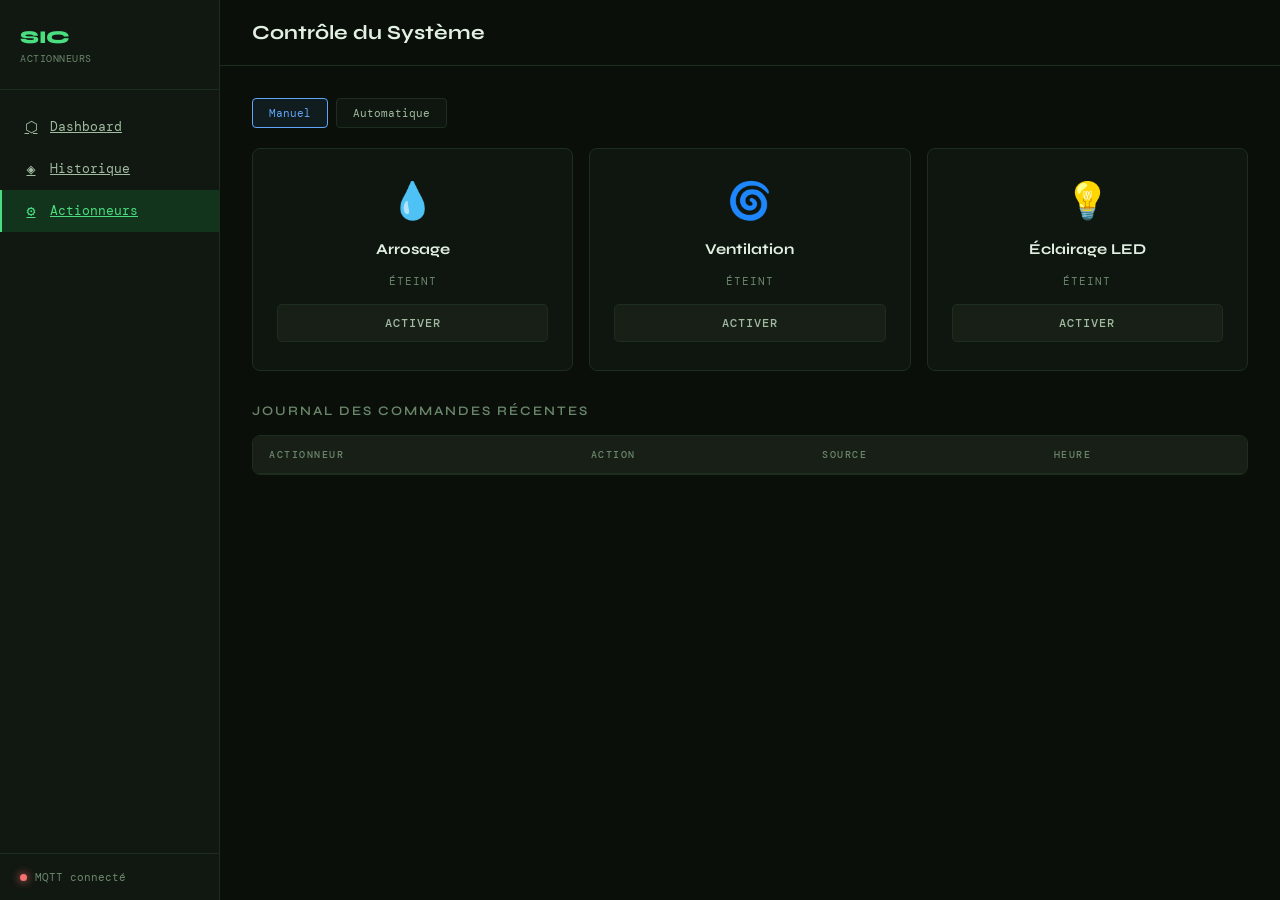
<file: E6actionneurs.html>
<!DOCTYPE html>
<html lang="fr">
<head>
  <meta charset="UTF-8">
  <title>SIC — Contrôle Actionneurs</title>
  <link href="https://fonts.googleapis.com/css2?family=DM+Mono&family=Syne:wght@600;800&display=swap" rel="stylesheet">
  <link rel="stylesheet" href="styles.css">
</head>
<body>
  <div class="layout">
    <aside class="sidebar">
      <div class="sidebar-logo"><h1>SIC</h1><p>ACTIONNEURS</p></div>
      <nav class="sidebar-nav">
        <a class="nav-item" href="E6Dashboard.html"><span class="ni">⬡</span> Dashboard</a>
        <a class="nav-item" href="E6historique.html"><span class="ni">◈</span> Historique</a>
        <a class="nav-item active" href="E6actionneurs.html"><span class="ni">⚙️</span> Actionneurs</a>
      </nav>
      <div class="sidebar-status">
        <div class="status-dot">
          <div class="dot off" id="mqtt-dot"></div>
          <span>MQTT connecté</span>
        </div>
      </div>
    </aside>

    <main class="main">
      <div class="topbar"><div class="topbar-title">Contrôle du Système</div><div id="clock"></div></div>
      <div class="content">
        <div class="mode-bar">
          <button class="mode-btn active" id="btn-manuel">Manuel</button>
          <button class="mode-btn" id="btn-auto">Automatique</button>
        </div>

        <div class="actionneurs-grid">
          <div class="actionneur-card" id="card-pompe">
            <div class="act-icon">💧</div><div class="act-name">Arrosage</div>
            <div class="act-state" id="state-pompe">ÉTEINT</div>
            <button class="toggle-btn" id="btn-pompe">ACTIVER</button>
          </div>
          <div class="actionneur-card" id="card-ventilo">
            <div class="act-icon">🌀</div><div class="act-name">Ventilation</div>
            <div class="act-state" id="state-ventilo">ÉTEINT</div>
            <button class="toggle-btn" id="btn-ventilo">ACTIVER</button>
          </div>
          <div class="actionneur-card" id="card-led">
            <div class="act-icon">💡</div><div class="act-name">Éclairage LED</div>
            <div class="act-state" id="state-led">ÉTEINT</div>
            <button class="toggle-btn" id="btn-led">ACTIVER</button>
          </div>
        </div>

        <div class="section-title">Journal des commandes récentes</div>
        <div class="table-wrap">
          <table>
            <thead><tr><th>Actionneur</th><th>Action</th><th>Source</th><th>Heure</th></tr></thead>
            <tbody id="commandes-body"></tbody>
          </table>
        </div>
      </div>
    </main>
  </div>
  <script src="mqtt.min.js"></script>
  <script src="actionneurs.js"></script>
  
</body>
</html>
</file>
<file: styles.css>
:root {
    --bg:        #0a0f0a;
    --bg2:       #111811;
    --bg3:       #171f17;
    --border:    #1e2e1e;
    --green:     #4ade80;
    --green-dim: #22c55e55;
    --green-lo:  #16a34a33;
    --yellow:    #fbbf24;
    --red:       #f87171;
    --blue:      #60a5fa;
    --text:      #e2f0e2;
    --text-dim:  #6b876b;
    --text-mid:  #a0bca0;
    --card-bg:   #0f160f;
    --sidebar-w: 220px;
  }

  * { margin:0; padding:0; box-sizing:border-box; }

  body {
    background: var(--bg);
    color: var(--text);
    font-family: 'DM Mono', monospace;
    display: flex;
    min-height: 100vh;
    overflow-x: hidden;
  }

  /* ── SIDEBAR ───────────────────────────────────── */
  .sidebar {
    width: var(--sidebar-w);
    min-height: 100vh;
    background: var(--bg2);
    border-right: 1px solid var(--border);
    display: flex;
    flex-direction: column;
    position: fixed;
    top: 0; left: 0;
    z-index: 100;
  }

  .sidebar-logo {
    padding: 28px 20px 24px;
    border-bottom: 1px solid var(--border);
  }
  .sidebar-logo .icon {
    font-size: 24px;
    display: block;
    margin-bottom: 8px;
  }
  .sidebar-logo h1 {
    font-family: 'Syne', sans-serif;
    font-weight: 800;
    font-size: 18px;
    color: var(--green);
    letter-spacing: -0.5px;
    line-height: 1.1;
  }
  .sidebar-logo p {
    font-size: 10px;
    color: var(--text-dim);
    margin-top: 4px;
    letter-spacing: 0.5px;
  }

  .sidebar-nav {
    padding: 16px 0;
    flex: 1;
  }

  .nav-label {
    font-size: 9px;
    letter-spacing: 2px;
    color: var(--text-dim);
    padding: 12px 20px 6px;
    text-transform: uppercase;
  }

  .nav-item {
    display: flex;
    align-items: center;
    gap: 10px;
    padding: 11px 20px;
    cursor: pointer;
    transition: all 0.15s;
    border-left: 2px solid transparent;
    color: var(--text-mid);
    font-size: 13px;
    user-select: none;
  }
  .nav-item:hover { background: var(--green-lo); color: var(--green); }
  .nav-item.active {
    border-left-color: var(--green);
    background: var(--green-lo);
    color: var(--green);
  }
  .nav-item .ni { font-size: 15px; width: 18px; text-align: center; }

  .sidebar-status {
    padding: 16px 20px;
    border-top: 1px solid var(--border);
  }
  .status-dot {
    display: flex;
    align-items: center;
    gap: 8px;
    font-size: 11px;
    color: var(--text-dim);
  }
  .dot {
    width: 7px; height: 7px;
    border-radius: 50%;
    background: var(--green);
    box-shadow: 0 0 8px var(--green);
    animation: pulse 2s infinite;
  }
  .dot.off { background: var(--red); box-shadow: 0 0 8px var(--red); animation: none; }
  @keyframes pulse {
    0%,100% { opacity:1; } 50% { opacity:.4; }
  }

  /* ── MAIN ──────────────────────────────────────── */
.main {
    /* On garde ta marge intacte */
    margin-left: var(--sidebar-w);
    
    /* On force la largeur : 100% de l'écran MOINS la largeur de la sidebar */
    width: calc(100vw - var(--sidebar-w));
    
    /* Pour éviter les mauvaises surprises avec le padding */
    box-sizing: border-box; 
    
    flex: 1;
    display: flex;
    flex-direction: column;
    min-height: 100vh;
}

  .topbar {
    padding: 20px 32px;
    border-bottom: 1px solid var(--border);
    display: flex;
    align-items: center;
    justify-content: space-between;
    background: var(--bg);
    position: sticky; top: 0; z-index: 50;
  }
  .topbar-title {
    font-family: 'Syne', sans-serif;
    font-size: 20px;
    font-weight: 700;
  }
  .topbar-time {
    font-size: 12px;
    color: var(--text-dim);
  }
  .topbar-refresh {
    display: flex;
    align-items: center;
    gap: 6px;
    font-size: 11px;
    color: var(--green);
    cursor: pointer;
    padding: 6px 12px;
    border: 1px solid var(--green-dim);
    border-radius: 4px;
    transition: all .15s;
  }
  .topbar-refresh:hover { background: var(--green-lo); }

  .content { padding: 32px; flex: 1; }

  /* ── PAGES ─────────────────────────────────────── */
  .page { display: none; animation: fadeIn .25s ease; }
  .page.active { display: block; }
  @keyframes fadeIn { from { opacity:0; transform:translateY(8px); } to { opacity:1; transform:translateY(0); } }

  /* ── DASHBOARD ─────────────────────────────────── */
  .section-title {
    font-family: 'Syne', sans-serif;
    font-size: 13px;
    font-weight: 600;
    letter-spacing: 2px;
    text-transform: uppercase;
    color: var(--text-dim);
    margin-bottom: 16px;
  }

  .cards-grid {
    display: grid;
    grid-template-columns: repeat(2, 1fr);
    gap: 16px;
    margin-bottom: 32px;
  }

  .sensor-card {
    background: var(--card-bg);
    border: 1px solid var(--border);
    border-radius: 8px;
    padding: 24px;
    position: relative;
    overflow: hidden;
    transition: border-color .2s;
  }
  .sensor-card:hover { border-color: var(--green-dim); }
  .sensor-card::before {
    content: '';
    position: absolute;
    top: 0; left: 0; right: 0;
    height: 2px;
    background: linear-gradient(90deg, var(--green), transparent);
    opacity: .4;
  }
  .sensor-card.alerte { border-color: #fbbf2455; }
  .sensor-card.alerte::before { background: linear-gradient(90deg, var(--yellow), transparent); opacity:.6; }
  .sensor-card.critique { border-color: #f8717155; }
  .sensor-card.critique::before { background: linear-gradient(90deg, var(--red), transparent); opacity:.6; }

  .card-header {
    display: flex;
    align-items: center;
    justify-content: space-between;
    margin-bottom: 16px;
  }
  .card-label {
    display: flex;
    align-items: center;
    gap: 8px;
    font-size: 12px;
    color: var(--text-dim);
    letter-spacing: 0.5px;
  }
  .card-label .icon { font-size: 16px; }
  .card-badge {
    font-size: 9px;
    padding: 2px 7px;
    border-radius: 3px;
    background: var(--green-lo);
    color: var(--green);
    border: 1px solid var(--green-dim);
  }
  .card-badge.alerte { background: #fbbf2415; color: var(--yellow); border-color: #fbbf2455; }
  .card-badge.critique { background: #f8717115; color: var(--red); border-color: #f8717155; }

  .card-value {
    font-family: 'Syne', sans-serif;
    font-size: 42px;
    font-weight: 800;
    line-height: 1;
    color: var(--green);
  }
  .card-value .unit {
    font-size: 16px;
    font-weight: 400;
    color: var(--text-mid);
    margin-left: 4px;
  }
  .card-value.alerte { color: var(--yellow); }
  .card-value.critique { color: var(--red); }

  .card-bar {
    margin-top: 14px;
    height: 3px;
    background: var(--border);
    border-radius: 2px;
    overflow: hidden;
  }
  .card-bar-fill {
    height: 100%;
    background: var(--green);
    border-radius: 2px;
    transition: width .6s ease;
  }
  .card-bar-fill.alerte { background: var(--yellow); }
  .card-bar-fill.critique { background: var(--red); }

  .card-range {
    display: flex;
    justify-content: space-between;
    margin-top: 6px;
    font-size: 10px;
    color: var(--text-dim);
  }

  /* Alertes résumé */
  .alertes-box {
    background: var(--card-bg);
    border: 1px solid var(--border);
    border-radius: 8px;
    padding: 20px 24px;
  }
  .alerte-row {
    display: flex;
    align-items: center;
    gap: 10px;
    padding: 10px 0;
    border-bottom: 1px solid var(--border);
    font-size: 12px;
  }
  .alerte-row:last-child { border-bottom: none; }
  .alerte-niveau {
    font-size: 9px;
    padding: 2px 6px;
    border-radius: 3px;
    font-weight: 500;
    white-space: nowrap;
  }
  .alerte-niveau.avertissement { background: #fbbf2415; color: var(--yellow); border: 1px solid #fbbf2444; }
  .alerte-niveau.critique { background: #f8717115; color: var(--red); border: 1px solid #f8717144; }
  .alerte-msg { flex:1; color: var(--text-mid); }
  .alerte-ts { color: var(--text-dim); font-size: 10px; white-space: nowrap; }
  .no-alerte { color: var(--text-dim); font-size: 12px; padding: 8px 0; }

  /* ── HISTORIQUE ────────────────────────────────── */
  .filter-bar {
    display: flex;
    gap: 8px;
    margin-bottom: 20px;
    flex-wrap: wrap;
  }
  .filter-btn {
    padding: 7px 14px;
    font-family: 'DM Mono', monospace;
    font-size: 11px;
    border: 1px solid var(--border);
    background: var(--card-bg);
    color: var(--text-mid);
    border-radius: 4px;
    cursor: pointer;
    transition: all .15s;
  }
  .filter-btn:hover, .filter-btn.active {
    border-color: var(--green-dim);
    background: var(--green-lo);
    color: var(--green);
  }

  .table-wrap {
    background: var(--card-bg);
    border: 1px solid var(--border);
    border-radius: 8px;
    overflow: hidden;
  }
  table { width: 100%; border-collapse: collapse; font-size: 12px; }
  thead tr { background: var(--bg3); border-bottom: 1px solid var(--border); }
  th {
    padding: 12px 16px;
    text-align: left;
    font-size: 10px;
    letter-spacing: 1.5px;
    text-transform: uppercase;
    color: var(--text-dim);
    font-weight: 500;
  }
  tbody tr {
    border-bottom: 1px solid var(--border);
    transition: background .1s;
  }
  tbody tr:last-child { border-bottom: none; }
  tbody tr:hover { background: var(--green-lo); }
  td { padding: 11px 16px; color: var(--text-mid); }
  td.val { color: var(--text); font-weight: 500; }
  td .badge {
    display: inline-block;
    font-size: 9px;
    padding: 2px 6px;
    border-radius: 3px;
  }
  td .badge.normal { background: var(--green-lo); color: var(--green); }
  td .badge.alerte { background: #fbbf2415; color: var(--yellow); }
  td .badge.critique { background: #f8717115; color: var(--red); }

  /* ── ACTIONNEURS ───────────────────────────────── */
  .actionneurs-grid {
    display: grid;
    grid-template-columns: repeat(3, 1fr);
    gap: 16px;
    margin-bottom: 32px;
  }

  .actionneur-card {
    background: var(--card-bg);
    border: 1px solid var(--border);
    border-radius: 8px;
    padding: 28px 24px;
    display: flex;
    flex-direction: column;
    align-items: center;
    gap: 16px;
    text-align: center;
    transition: all .2s;
  }
  .actionneur-card.on {
    border-color: var(--green-dim);
    box-shadow: 0 0 30px var(--green-lo);
  }

  .act-icon {
    font-size: 36px;
    transition: filter .3s;
  }
  .actionneur-card.on .act-icon { filter: drop-shadow(0 0 8px var(--green)); }

  .act-name {
    font-family: 'Syne', sans-serif;
    font-size: 15px;
    font-weight: 700;
    color: var(--text);
  }
  .act-state {
    font-size: 11px;
    color: var(--text-dim);
    letter-spacing: 1px;
  }
  .actionneur-card.on .act-state { color: var(--green); }

  .toggle-btn {
    width: 100%;
    padding: 10px;
    font-family: 'DM Mono', monospace;
    font-size: 12px;
    font-weight: 500;
    border-radius: 5px;
    border: 1px solid var(--border);
    background: var(--bg3);
    color: var(--text-mid);
    cursor: pointer;
    transition: all .15s;
    letter-spacing: 1px;
  }
  .toggle-btn:hover { border-color: var(--green-dim); color: var(--green); background: var(--green-lo); }
  .toggle-btn.on {
    background: var(--green-lo);
    border-color: var(--green);
    color: var(--green);
  }

  .mode-bar {
    display: flex;
    gap: 8px;
    margin-bottom: 20px;
  }
  .mode-btn {
    padding: 7px 16px;
    font-family: 'DM Mono', monospace;
    font-size: 11px;
    border: 1px solid var(--border);
    background: var(--card-bg);
    color: var(--text-mid);
    border-radius: 4px;
    cursor: pointer;
    transition: all .15s;
  }
  .mode-btn.active { border-color: var(--blue); background: #60a5fa15; color: var(--blue); }

  .info-box {
    background: #60a5fa0d;
    border: 1px solid #60a5fa22;
    border-radius: 6px;
    padding: 14px 18px;
    font-size: 11px;
    color: #93c5fd;
    line-height: 1.6;
  }

  .toggle-btn:disabled {
    opacity: 0.5;
    cursor: not-allowed;
    background-color: #555; /* À adapter selon ton thème */
}

.mqtt-status {
  position: fixed;
  bottom: 12px;
  left: calc(var(--sidebar-w) + 12px); /* évite la sidebar */
  display: flex;
  flex-direction: column;
  gap: 6px;
  background: var(--bg2);
  border: 1px solid var(--border);
  border-radius: 6px;
  padding: 10px 12px;
  z-index: 200;
}

  /* ── SCROLLBAR ─────────────────────────────────── */
  ::-webkit-scrollbar { width: 4px; }
  ::-webkit-scrollbar-track { background: var(--bg); }
  ::-webkit-scrollbar-thumb { background: var(--border); border-radius: 2px; }
</file>
